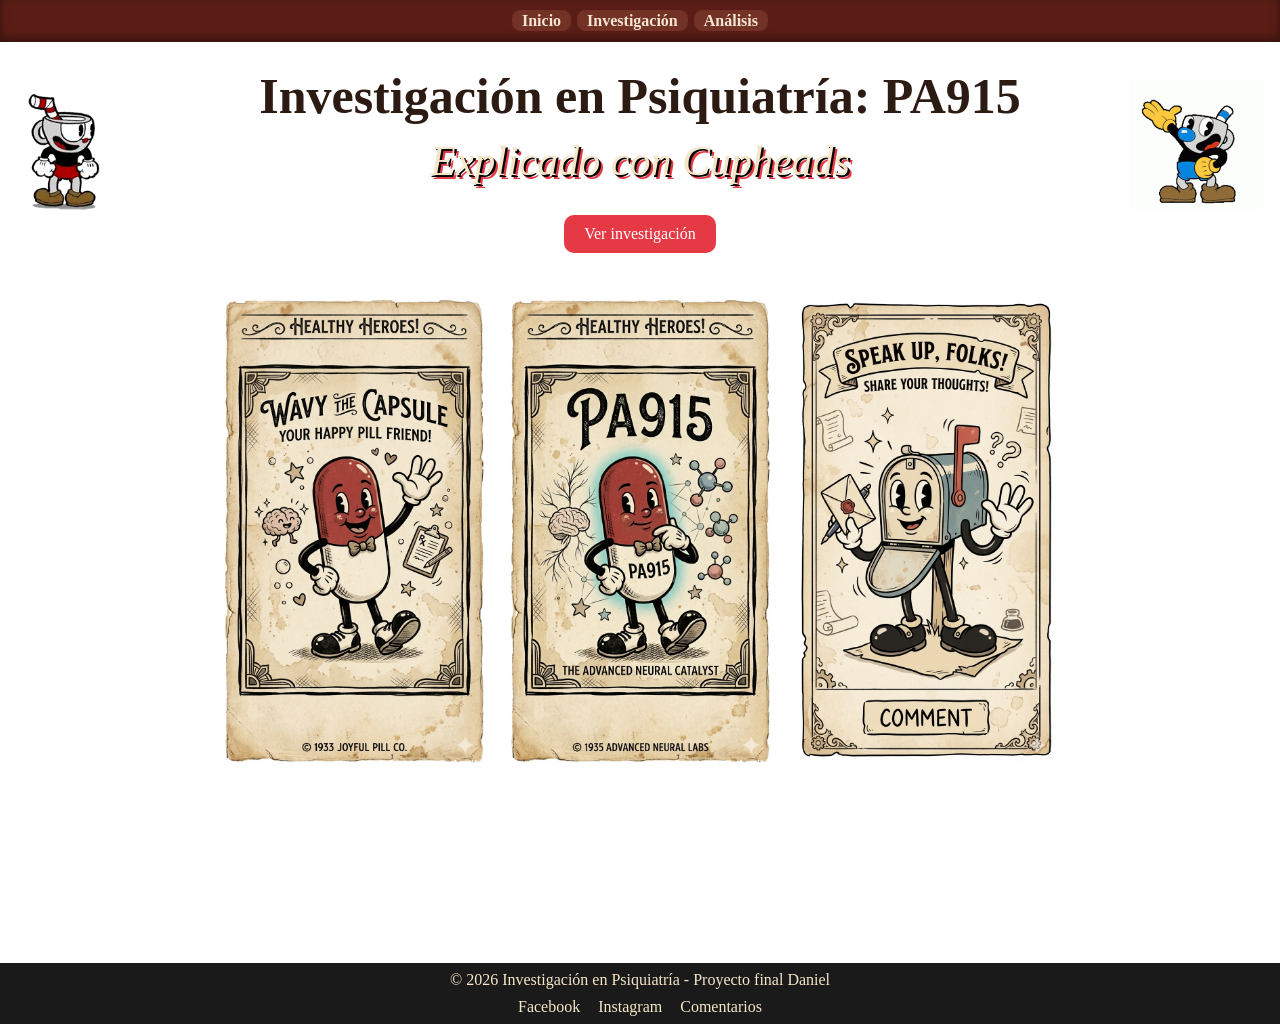
<file: index.html>
<!DOCTYPE html>
<html lang="es">
<head>
  <meta charset="UTF-8">
  <meta name="viewport" content="width=device-width, initial-scale=1.0">
  <title>Investigación en Psiquiatría</title>
  <link rel="stylesheet" href="css/styles.css">
</head>
<body>

  <!-- GIFs laterales -->
  <img src="images/cuphead-1-move.gif" class="gif-derecha" alt="cuphead derecha">
  <img src="images/cuphead-2-move.gif" class="gif-izquierda" alt="cuphead izquierda">

  <header>
    <nav>
      <a href="index.html">Inicio</a>
      <a href="pagina2.html">Investigación</a>
      <a href="pagina3.html">Análisis</a>
    </nav>
  </header>

  <section class="hero">
    <div class="centro">
      <h1>Investigación en Psiquiatría: PA915</h1>
      <p class="subtitulo">Explicado con Cupheads</p>
      <a href="pagina2.html" class="btn-investigacion">Ver investigación</a>
    </div>
  </section>

  <section class="mapa">
    <div class="centro">
      <div class="centro-placeholder"></div>
    </div>
    <!-- BOTONES VINTAGE -->
    <div class="botones-vintage">

        <div class="boton-card">
            <img src="images/left_buton.png" class="btn-left" alt="today">
            <div class="overlay">
                Los medicamentos psiquiátricos llevan desde 1950 siendo el tratamiento estándar de la psiquiatría. A pesar de los avances científicos dentro de los mismos, la psiquiatría mantiene el mismo problema: llevar más de 70 años sin poder aún ofrecer un tratamiento con el que se pueda hacer un pronóstico adecuado para el paciente.
            </div>
        </div>

        <div class="boton-card">
            <img src="images/center_buton.png" class="btn-center" alt="PA915">
            <div class="overlay">
                PA915 plantea una alternativa al modelo farmacológico dominante, cuestionando si modificar neurotransmisores es suficiente.
            </div>
        </div>

        <div class="boton-card">
            <a href="pagina3.html">
                <img src="images/right_buton.png" class="btn-right" alt="comentarios">
            </a>
        </div>

    </div>
</section>

  <!-- FOOTER / BARRA INFERIOR -->
  <footer class="footer">
    <p>© 2026 Investigación en Psiquiatría - Proyecto final Daniel</p>
    <div class="redes">
      <a href="https://www.facebook.com" target="_blank">Facebook</a>
      <a href="https://www.instagram.com" target="_blank">Instagram</a>
      <a href="pagina3.html">Comentarios</a>
    </div>
  </footer>

</body>
</html>
</file>
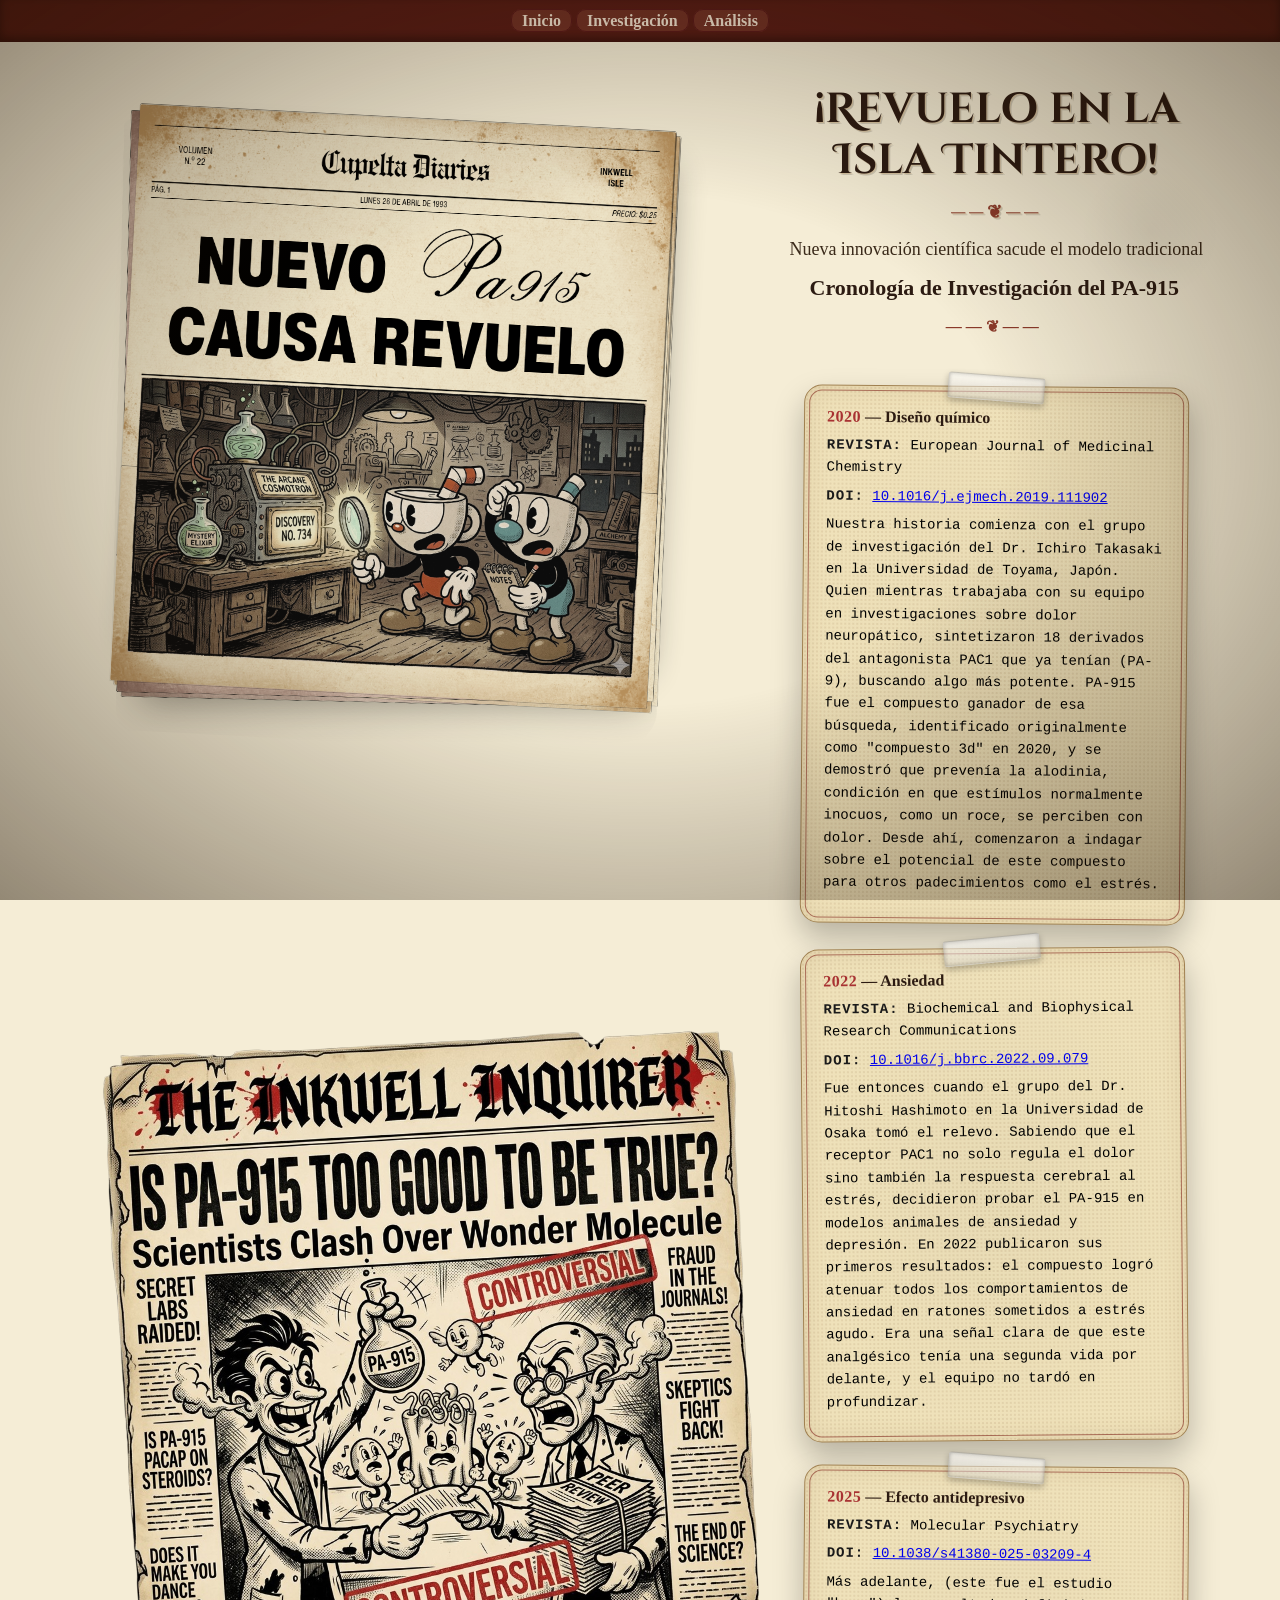
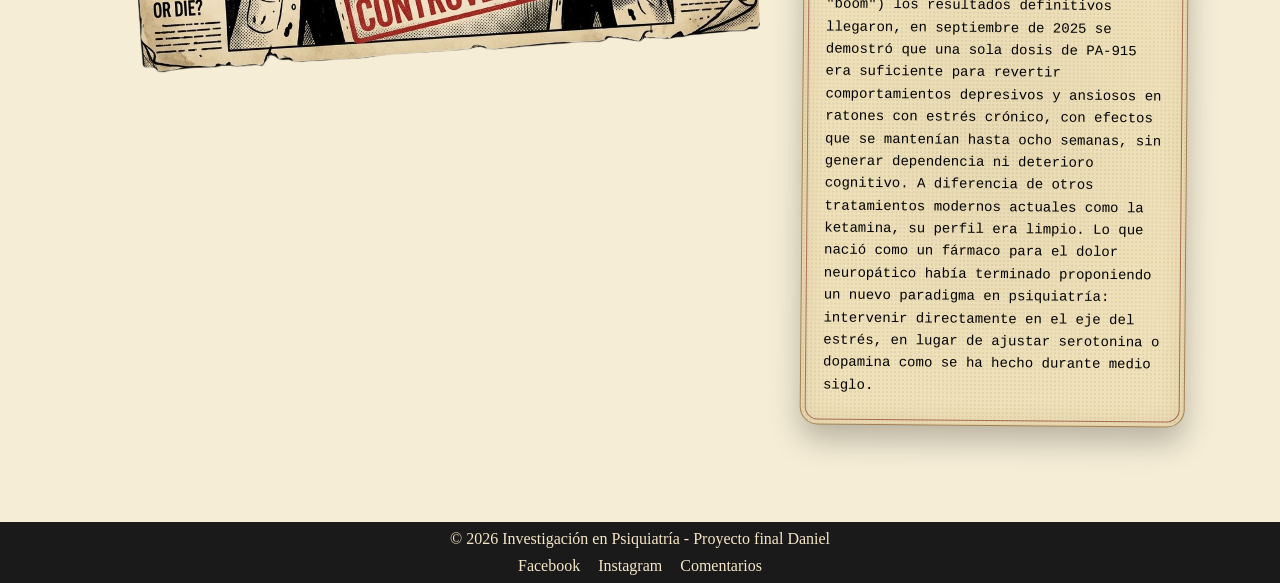
<file: pagina2.html>
<!DOCTYPE html>
<html lang="es">
<head>
<link href="https://fonts.googleapis.com/css2?family=Cinzel+Decorative:wght@400;700&family=IM+Fell+English+SC&display=swap" rel="stylesheet">
    <meta charset="UTF-8">
    <meta name="viewport" content="width=device-width, initial-scale=1.0">
    <title>Investigación</title>
    <link rel="stylesheet" href="css/styles.css">
</head>
<body class="pagina2-body">

     <header class="header-vintage">
          <nav>
            <a href="index.html">Inicio</a>
            <a href="pagina2.html">Investigación</a>
            <a href="pagina3.html">Análisis</a>
          </nav>
     </header>

<main>

    <div class="layout-doble">

        <!-- LADO IZQUIERDO (NOTICIARIO) -->
        <div class="lado-izquierdo">
            <img src="images/pizarraoficial.png" alt="periodico" class="img-periodico">
            <img src="images/theinkwell.png" alt="tintero decorativo" class="img-inkwell">
        </div>

        <!-- LADO DERECHO (INVESTIGACIÓN) -->
        <div class="lado-derecho">

            <div class="centro-investigacion">
                <h1>¡Revuelo en la Isla Tintero!</h1>
                <p class="subtitulo-investigacion">
                    Nueva innovación científica sacude el modelo tradicional
                </p>
            </div>

            <div class="timeline">
                <h2>Cronología de Investigación del PA-915</h2>


        <div class="paper-card">
            <h3><span>2020</span> — Diseño químico</h3>
            <p><strong>Revista:</strong> European Journal of Medicinal Chemistry</p>
            <p><strong>DOI:</strong> <a href="https://doi.org/10.1016/j.ejmech.2019.111902" target="_blank">10.1016/j.ejmech.2019.111902</a></p>
            <p>Nuestra historia comienza con el grupo de investigación del Dr. Ichiro Takasaki en la Universidad de Toyama, Japón. Quien mientras trabajaba con su equipo en investigaciones sobre dolor neuropático, sintetizaron 18 derivados del antagonista PAC1 que ya tenían (PA-9), buscando algo más potente. PA-915 fue el compuesto ganador de esa búsqueda, identificado originalmente como "compuesto 3d" en 2020, y se demostró que prevenía la alodinia, condición en que estímulos normalmente inocuos, como un roce, se perciben con dolor. Desde ahí, comenzaron a indagar sobre el potencial de este compuesto para otros padecimientos como el estrés.</p>
        </div>

        <div class="paper-card">
            <h3><span>2022</span> — Ansiedad</h3>
            <p><strong>Revista:</strong> Biochemical and Biophysical Research Communications</p>
            <p><strong>DOI:</strong> <a href="https://doi.org/10.1016/j.bbrc.2022.09.079" target="_blank">10.1016/j.bbrc.2022.09.079</a></p>
            <p>Fue entonces cuando el grupo del Dr. Hitoshi Hashimoto en la Universidad de Osaka tomó el relevo. Sabiendo que el receptor PAC1 no solo regula el dolor sino también la respuesta cerebral al estrés, decidieron probar el PA-915 en modelos animales de ansiedad y depresión. En 2022 publicaron sus primeros resultados: el compuesto logró atenuar todos los comportamientos de ansiedad en ratones sometidos a estrés agudo. Era una señal clara de que este analgésico tenía una segunda vida por delante, y el equipo no tardó en profundizar.</p>
        </div>

        <div class="paper-card">
            <h3><span>2025</span> — Efecto antidepresivo</h3>
            <p><strong>Revista:</strong> Molecular Psychiatry</p>
            <p><strong>DOI:</strong> <a href="https://doi.org/10.1038/s41380-025-03209-4" target="_blank">10.1038/s41380-025-03209-4</a></p>
            <p>Más adelante, (este fue el estudio "boom") los resultados definitivos llegaron, en septiembre de 2025 se demostró que una sola dosis de PA-915 era suficiente para revertir comportamientos depresivos y ansiosos en ratones con estrés crónico, con efectos que se mantenían hasta ocho semanas, sin generar dependencia ni deterioro cognitivo. A diferencia de otros tratamientos modernos actuales como la ketamina, su perfil era limpio. Lo que nació como un fármaco para el dolor neuropático había terminado proponiendo un nuevo paradigma en psiquiatría: intervenir directamente en el eje del estrés, en lugar de ajustar serotonina o dopamina como se ha hecho durante medio siglo.</p>
        </div>

            </div>

        </div>

    </div>

</main>

<footer class="footer">
  <p>© 2026 Investigación en Psiquiatría - Proyecto final Daniel</p>
  <div class="redes">
    <a href="https://www.facebook.com" target="_blank">Facebook</a>
    <a href="https://www.instagram.com" target="_blank">Instagram</a>
    <a href="pagina3.html">Comentarios</a>
  </div>
</footer>
<script src="js/script.js"></script>
</body>
</html>
</file>
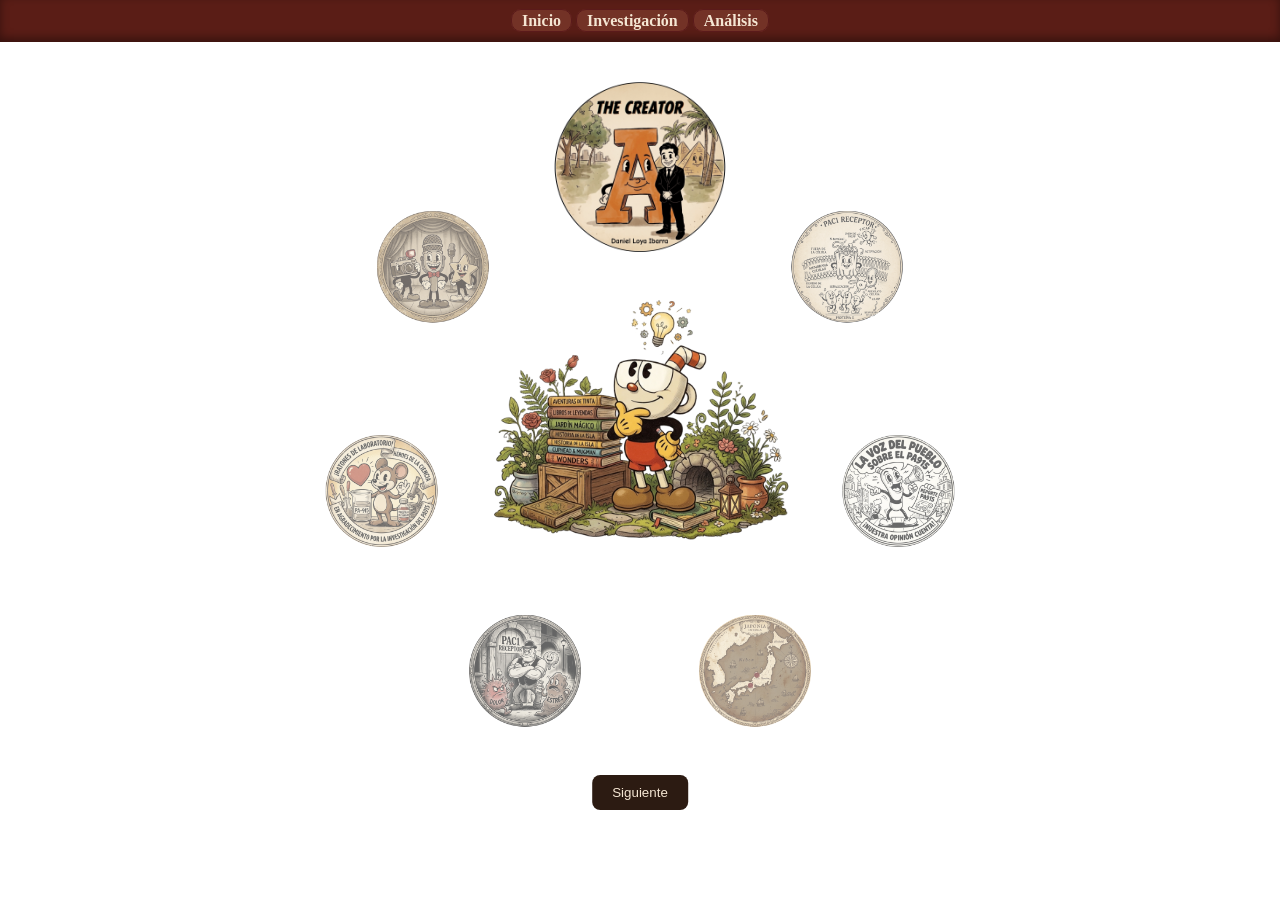
<file: pagina3.html>
<!DOCTYPE html>
<html lang="es">
<head>
    <meta charset="UTF-8">
    <title>Análisis</title>
    <link rel="stylesheet" href="css/styles.css">
</head>

<body class="pagina3-body">

<header>
    <nav>
        <a href="index.html">Inicio</a>
        <a href="pagina2.html">Investigación</a>
        <a href="pagina3.html">Análisis</a>
    </nav>    
</header>

<div class="circulo-container">

    <img src="images/pensando.png" alt="ilustración pensando" class="imagen-central">

    <div class="circulo">
        <img src="images/creator.png" class="item activo">
        <img src="images/pac1rec.png" class="item">
        <img src="images/opinion.png" class="item">
        <img src="images/japan.png" class="item">
        <img src="images/comic.png" class="item">
        <img src="images/heroes.png" class="item">
        <img src="images/redes.png" class="item">
    </div>

    <button class="btn-rotar">Siguiente</button>

</div>

<script src="js/script.js"></script>

</body>
</html>
</file>
<file: css/styles.css>
body {
    margin: 0;
    font-family: "playfair display", "Times New Roman", serif;
}

.pagina2-body {
    background-color: #f5edd6;
    background-image: 
    url("https://www.transparenttextures.com/patterns/old-map.png");
    position: relative;
}

.pagina2-body::after {
    content: '';
    position: fixed;
    inset: 0;
    background: radial-gradient(ellipse at center, transparent 40%, rgba(30, 15, 0, 0.45) 100%);
    pointer-events: none;
    z-index: 0;
}


.mapa {
    width: 100%;
    min-height: 70vh;
    display: flex;
    flex-direction: column;
    align-items: center;
    justify-content: flex-start;
    padding-top: 60px;
    text-align: center;
}

/* BOTONES VINTAGE */
.botones-vintage {
    display: flex;
    justify-content: center;
    align-items: center;
    gap: 2vw;
    width: 100%;
    height: 100%;
    margin-top: -55px;
}

/* IZQUIERDA */
.btn-left {
    width: 22vw;
    max-width: 260px;
}

/* CENTRO */
.btn-center {
    width: 22vw;
    max-width: 260px;
}

/* DERECHA */
.btn-right {
    width: 22vw;
    max-width: 260px;
}

/* RESPONSIVE MOBILE */
@media (max-width: 768px) {
    .botones-vintage {
        flex-direction: column;
        gap: 30px;
    }
}

.botones-vintage img {
    display: block;
}

/* HEADER */
header{
    width: 100%;
    background-color: hsl(6, 60%, 22%);
    padding: 12px 0;
    display: flex;
    justify-content: center;
    gap: 35px;
    box-shadow: inset 0 -4px 10px rgba(0,0,0,0.4);
}


header a {
    color: #f5e6d3;
    text-decoration: none;
    font-weight: bold;
    background: hsl(9, 50%, 30%);
    padding: 2px 10px;
    border-radius: 10px;
    border: 1.5px solid #5a1a1a;
    transition: transform 1s ease, background 1s ease;
}

header a:hover {
    transform: scale(1.15) rotate(-2deg);
    background: #e63946;
    box-shadow: 0 6px 0 #000;
}

/* HERO / CENTRO */
.centro {
    width: 100%;
    max-width: 900px;
    margin: 40px auto 0 auto;
    display: flex;
    flex-direction: column;
    align-items: center;
    text-align: center;
}

.centro h1 {
    font-size: 50px;
    color: #2c1b12;
    margin-bottom: -30px;
    margin-top: -15px;
    text-align: center;
}

.subtitulo {
    font-size: 42px;
    color: #f5e6c8;
    font-style: italic;
    text-align: center;
    text-shadow: 2px 2px 0 #000, 4px 4px 0 #e63946;
    margin-bottom: 30px;
    animation: wiggleSub 3s ease-in-out infinite;
}

.btn-investigacion {
    background-color: #e63946;
    color: white;
    padding: 10px 20px;
    border-radius: 10px;
    text-decoration: none;
    display: inline-block;
}

.btn-investigacion {
    transition: transform 0.2s ease, box-shadow 0.2s ease;
}

.btn-investigacion:hover {
    transform: scale(1.15) rotate(-2deg);
    box-shadow: 0 6px 0 #000;
}

/* GIFS LATERALES */
.gif-izquierda {
    position: fixed;
    left: 25px;
    top: 60px;
    width: 140px;
}

.gif-derecha {
    position: fixed;
    right: 20px;
    top: 80px;
    width: 130px;
}

.btn-left, .btn-center, .btn-right {
    transition: transform 0.7s ease;
}

.btn-left:hover, .btn-center:hover, .btn-right:hover {
    transform: scale(1.12) rotate(-1deg);
    filter: brightness(1.1);
}

@keyframes bounceTitle {
    0%   { transform: translateY(0) scale(1); }
    25%  { transform: translateY(-5px) scale(1.03) rotate(-1deg); }
    50%  { transform: translateY(0) scale(1); }
    75%  { transform: translateY(5px) scale(0.97) rotate(1deg); }
    100% { transform: translateY(0) scale(1); }
}

@keyframes wiggleSub {
    0%   { transform: translateX(0); }
    25%  { transform: translateX(-3px) rotate(-1deg); }
    50%  { transform: translateX(0); }
    75%  { transform: translateX(3px) rotate(1deg); }
    100% { transform: translateX(0); }
}


/* OVERLAY SIN ROMPER ANIMACIONES */
.boton-card {
    position: relative;
    display: inline-block;
}

.overlay {
    position: absolute;
    top: 50%;
    left: 50%;
    width: 88%;
    height: 73%;

    transform: translate(-50%, -50%) rotate(-0.98deg);

    background: rgb(0, 0, 0);
    color: #f5e6c8;

    display: flex;
    justify-content: center;
    align-items: center;
    text-align: center;

    opacity: 0;
    transition: none;

    padding: 15px;
    border-radius: 12px;

    pointer-events: none;
}

.boton-card:hover .overlay {
    opacity: 0.9;
    transition: opacity 3.5s ease;
}
.footer {
    background-color: #1a1a1a;
    color: #f5e6c8;
    text-align: center;
    padding: 8px 0;
    margin-top: 20px;
}

.footer p {
    margin: 0;
}

.footer .redes {
    margin-top: 9px;
}

.footer .redes a {
    color: #f5e6c8;
    margin: 0 7px;
    text-decoration: none;
    transition: color 0.2s ease;
}

.footer .redes a:hover {
    color: #ffcc66;
}

/* PAPER CARDS (Página 2) */
.paper-card {
    width: 60%;
    max-width: 700px;
    margin: 25px 6% 25px auto;
    padding: 22px;
    background: #f5e8c0;
    position: relative;

    border-radius: 18px;
    border: 1.5px solid #c9b48c;

    /* doble borde rojo tipo editorial */
    outline: 1px solid rgba(160, 50, 40, 0.5);
    outline-offset: -6px;

    box-shadow:
        0px 15px 30px rgba(0,0,0,0.25),
        inset 0 0 25px rgba(120, 80, 40, 0.15);

    /* textura sutil */
    background-image:
        radial-gradient(rgba(120, 80, 40, 0.10) 1px, transparent 1px),
        linear-gradient(rgba(101,67,33,0.04), rgba(101,67,33,0.04));
    border-color: #a08050;
    background-size: 4px 4px, 100% 100%;
    outline-color: rgba(130, 40, 30, 0.6);


    transform: rotate(-0.4deg);

    transition: transform 0.25s ease, box-shadow 0.25s ease;
}

.paper-card:nth-child(even) {
    transform: rotate(0.5deg);
}

.paper-card:nth-child(odd) {
    transform: rotate(-0.5deg);
}

.paper-card:hover {
    transform: scale(1.03) rotate(0deg);
    box-shadow: 8px 8px 0px #2c1b12;
}

.paper-card::before {
    content: "";
    position: absolute;
    top: -12px;
    left: 50%;
    transform: translateX(-50%) rotate(-2deg);

    width: 95px;
    height: 24px;

    background: linear-gradient(
        to bottom,
        rgba(255,255,255,0.6),
        rgba(210,210,210,0.4)
    );

    border: 1px solid rgba(0,0,0,0.15);

    box-shadow:
        0 3px 6px rgba(0,0,0,0.25),
        inset 0 0 4px rgba(0,0,0,0.25);

    border-radius: 3px;
}

.paper-card::after {
    content: "";
    position: absolute;
    inset: 0;
    border-radius: 18px;

    background: radial-gradient(rgba(0,0,0,0.08), transparent 70%);
    opacity: 0.4;
    pointer-events: none;
}

.paper-card:nth-child(even)::before {
    transform: translateX(-50%) rotate(4deg);
}

.paper-card:nth-child(odd)::before {
    transform: translateX(-50%) rotate(-5deg);
}

.paper-card h3 {
    font-family: "Georgia", serif;
    font-weight: bold;
    margin-top: 0;
    color: #2c1b12;
    font-size: 16px;
    margin-bottom: 8px;
}

.paper-card h3 span {
    color: #a83232;
    font-weight: bold;
    letter-spacing: 0.5px;
}

.paper-card p {
    line-height: 1.6;
    margin: 6px 0;


}
/* ESTILO TIPO MAQUINA DE ESCRIBIR (DOI Y REVISTA) */
.paper-card p strong {
    font-family: "Courier New", Courier, monospace;
    letter-spacing: 1px;
    color: #1a1a1a;
    text-transform: uppercase;
}

.paper-card p {
    font-family: "Courier New", Courier, monospace;
    font-size: 14px;
}
/* SUBTITULO CRONOLOGIA */
.timeline {
    padding: 0 10px;
    width: 100%;
    box-sizing: border-box;
}
.timeline h2 {
    text-align: center;
    margin: -20px 0% 50px 20%;
    font-size: 22px;
    color: #2c1b12;
}
/* TITULO PAGINA 2 */
.centro-investigacion {
    text-align: center;
    margin: 10px 0% 20px 20%;
    padding: 0 10px;
    box-sizing: border-box;
}

.centro-investigacion h1 {
    font-size: 42px;
    color: #2c1b12;
    font-family: "Cinzel Decorative", "IM Fell English SC", serif;
    letter-spacing: 0px;
    font-weight: 600;
    margin-bottom: 15px;
    line-height: 1.2;
    word-break: break-word;
    text-shadow:
        1px 1px 0 #d6c3a1,
        2px 2px 0 rgba(0,0,0,0.15);
}

.centro-investigacion h1::after {
    content: "——❦——";
    display: block;
    font-size: 18px;
    margin-top: 16px;
    color: #8b3a2a;
    letter-spacing: 4px;
}
.timeline h2::after {
    content: "——❦——";
    display: block;
    font-size: 16px;
    margin: 16px auto 0;
    color: #8b3a2a;
    letter-spacing: 4px;
    margin: 16px auto 0;
}

/* SUBTITULO PAGINA 2 */
.subtitulo-investigacion {
    font-size: 18px;
    color: #3a2a1a;
    margin: 0 10px 15px 10px;
    text-align: center;
}

/* OCULTAR SCROLLBAR (MEJORADO) */
html, body {
    scrollbar-width: none; /* Firefox */
    -ms-overflow-style: none; /* IE y Edge antiguos */
}

html::-webkit-scrollbar,
body::-webkit-scrollbar {
    display: none; /* Chrome, Safari */
}

.layout-doble {
    display: flex;
    width: 100%;
}

.lado-izquierdo {
    width: 45%;
    display: flex;
    justify-content: center;
    align-items: flex-start;
    padding-top: 45px;
}

.lado-derecho {
    width: 50%;
    padding: 5px 50px 50px 120px;
    position: relative;
    overflow-y: auto;
    display: flex;
    flex-direction: column;
    align-items: center;
}

.lado-derecho::before {
    content: "";
    position: absolute;
    top: 120px;
    right: 60px;
    width: 140px;
    height: 140px;
    background: radial-gradient(rgba(0,0,0,0.08), transparent 70%);
    opacity: 0.6;
    pointer-events: none;
}

.img-periodico {
    width: 125%;
    max-width: 1100px;
    transform: rotate(3deg);
    margin-left: 280px;
    border: none;
}

.img-inkwell {
    position: absolute;
    bottom: 510px;
    left: 110px;
    width: 640px;
    transform: rotate(-2deg);
    z-index: 0;
}

/* RESPONSIVE */
@media (max-width: 900px) {
    .layout-doble {
        flex-direction: column;
    }

    .lado-izquierdo,
    .lado-derecho {
        width: 100%;
    }
}
/* CARRUSEL CIRCULAR PAGINA 3 */
.circulo-container {
    position: relative;
    width: 660px;
    height: 660px;
    margin: 60px auto;
    z-index: 2;
    transition: transform 0.6s cubic-bezier(0.4, 0, 0.2, 1);
}

.imagen-central {
    position: absolute;
    width: 350px;
    top: 48%;
    left: 50%;
    transform: translate(-50%, -50%);
    z-index: 5;
    transition: transform 0.3s ease;
}

.imagen-central:hover {
    transform: translate(-50%, -50%) scale(1.05);
}

.circulo {
    position: absolute;
    width: 100%;
    height: 100%;
    border-radius: 50%;
}

.item {
    position: absolute;
    width: 140px;
    height: 140px;
    object-fit: contain;
    left: 50%;
    top: 50%;

    transform: translate(-50%, -50%) translate(var(--tx, 0px), var(--ty, 0px)) scale(var(--scale, 1));
    

    transition:
        transform 0.6s cubic-bezier(0.4, 0, 0.2, 1),
        opacity 0.35s ease,
        filter 0.35s ease;

    opacity: 0.6;
    z-index: 1;
    cursor: pointer;
    filter: grayscale(20%);
}

/* Estado por defecto cuando hay uno en hover */
.circulo:has(.item:hover) .item:not(:hover) {
    --scale: 0.75;
    opacity: 0.3;
    filter: grayscale(40%);
}

.item:hover {
    --scale: 1.6;
    opacity: 1 !important;
    z-index: 10;
}

.item.activo {
    --scale: 1.5;
    opacity: 1;
    z-index: 3;
}

.btn-rotar {
    position: fixed;
    bottom: 90px;
    left: 50%;
    transform: translateX(-50%);
    padding: 10px 20px;
    background: #2c1b12;
    color: #f5e6d3;
    border: none;
    border-radius: 8px;
    cursor: pointer;
    z-index: 20;
}

.btn-rotar:hover {
    background: #5a1a1a;
}

.btn-reset {
    position: fixed;
    bottom: 50px;
    left: 50%;
    transform: translateX(-50%);
    padding: 10px 20px;
    background: #444;
    color: #f5e6d3;
    border: none;
    border-radius: 8px;
    cursor: pointer;
    z-index: 20;
}

.btn-reset:hover {
    background: #222;
}

/* PANEL IZQUIERDO */
.panel-info {
    position: fixed;
    left: -400px;
    top: 50%;
    transform: translateY(-50%);
    width: 320px;
    padding: 20px;
    background: #f5e6c8;
    box-shadow: 0 10px 30px rgba(0,0,0,0.25);
    border-radius: 12px;
    font-family: "Georgia", serif;
    line-height: 1.6;
    transition: left 0.5s ease;
    z-index: 10;
}

.panel-info.activo {
    left: 40px;
}

/* mover carrusel */
.circulo-container.mover {
    transform: translateX(345px) translateY(5px);
}
</file>
